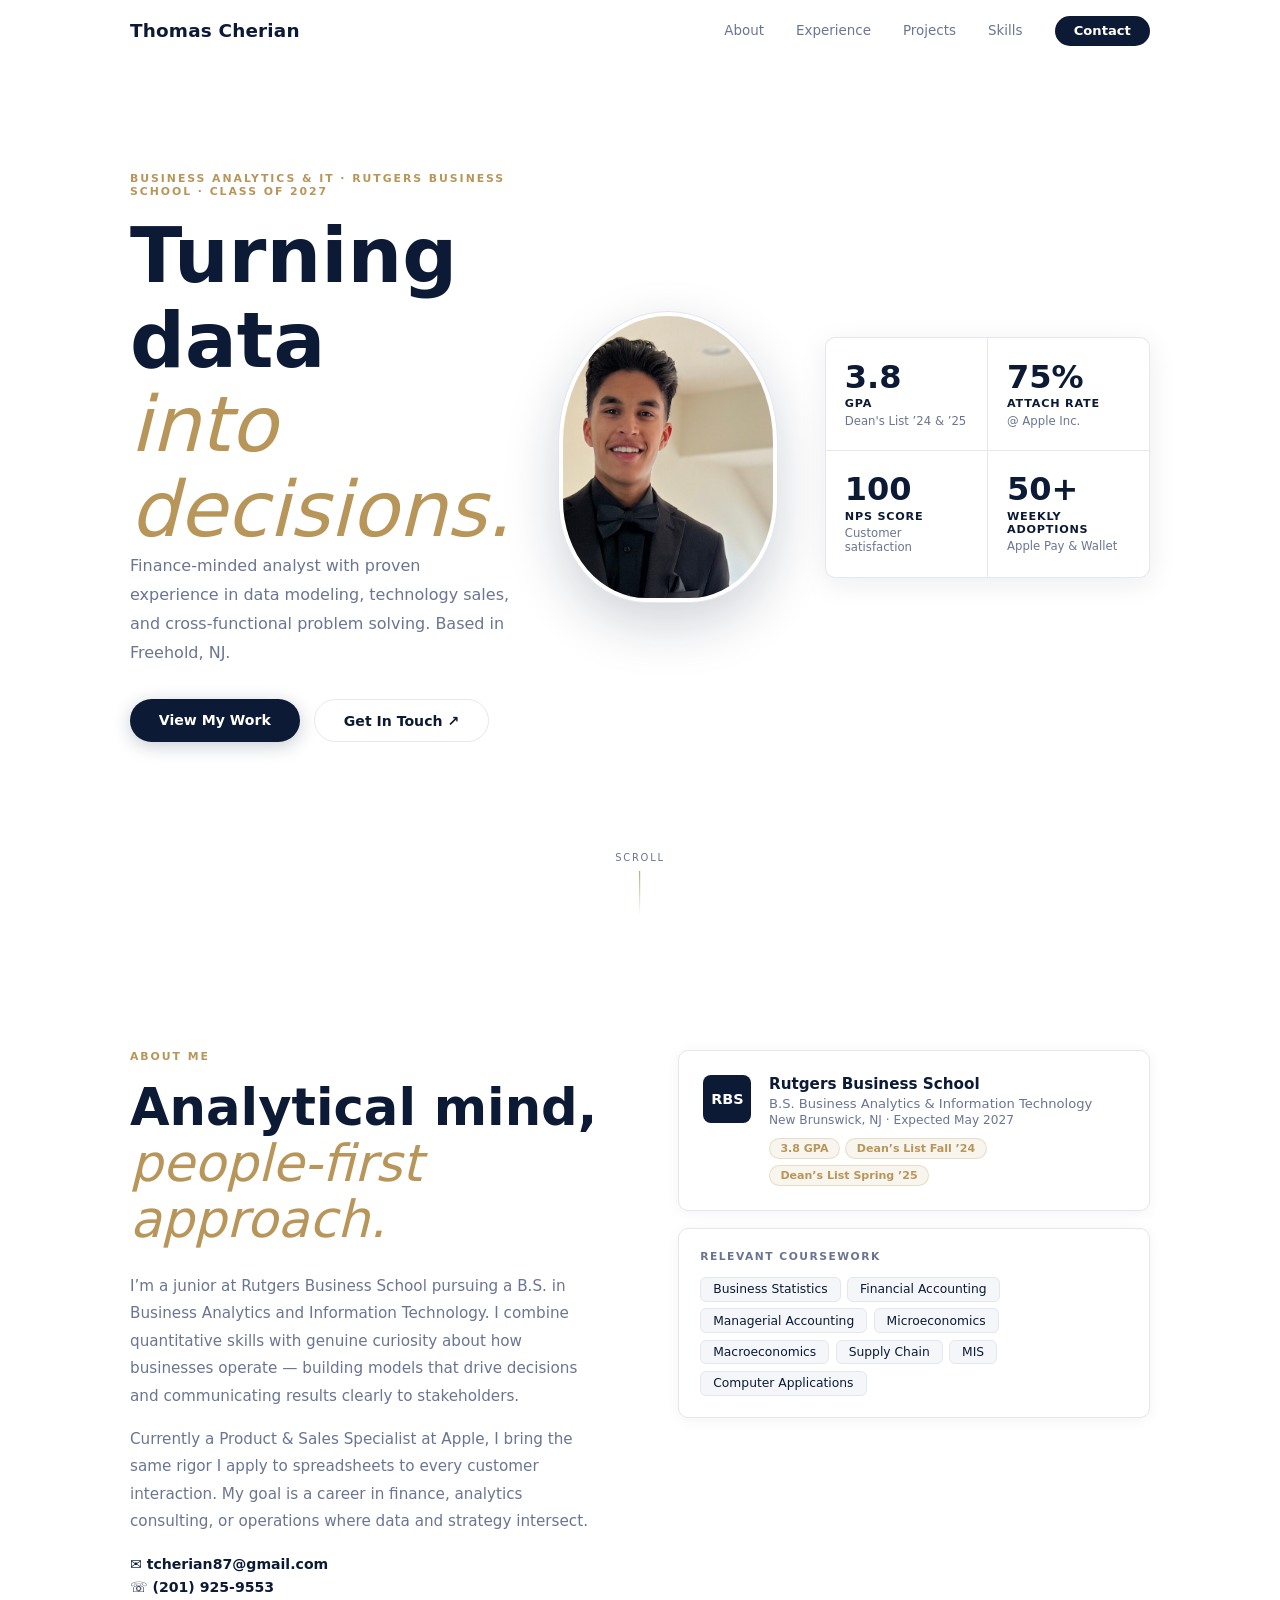
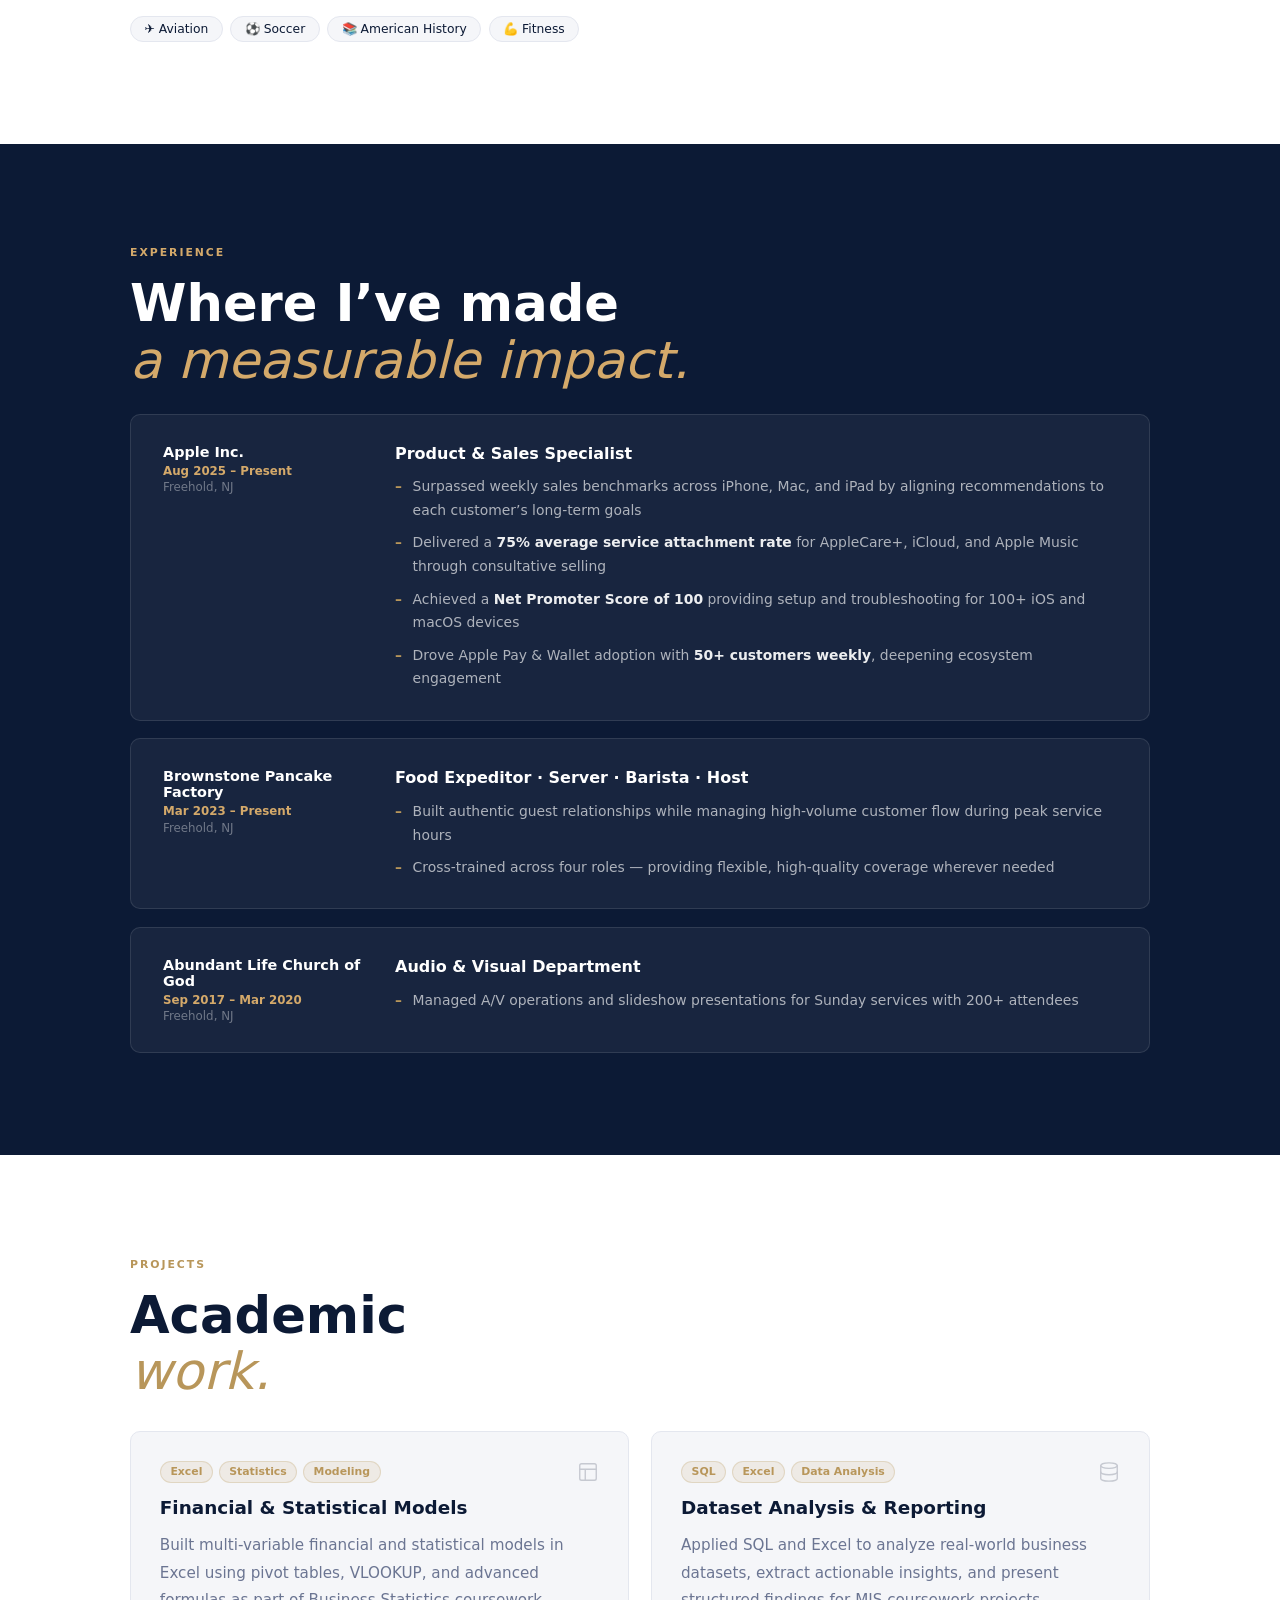
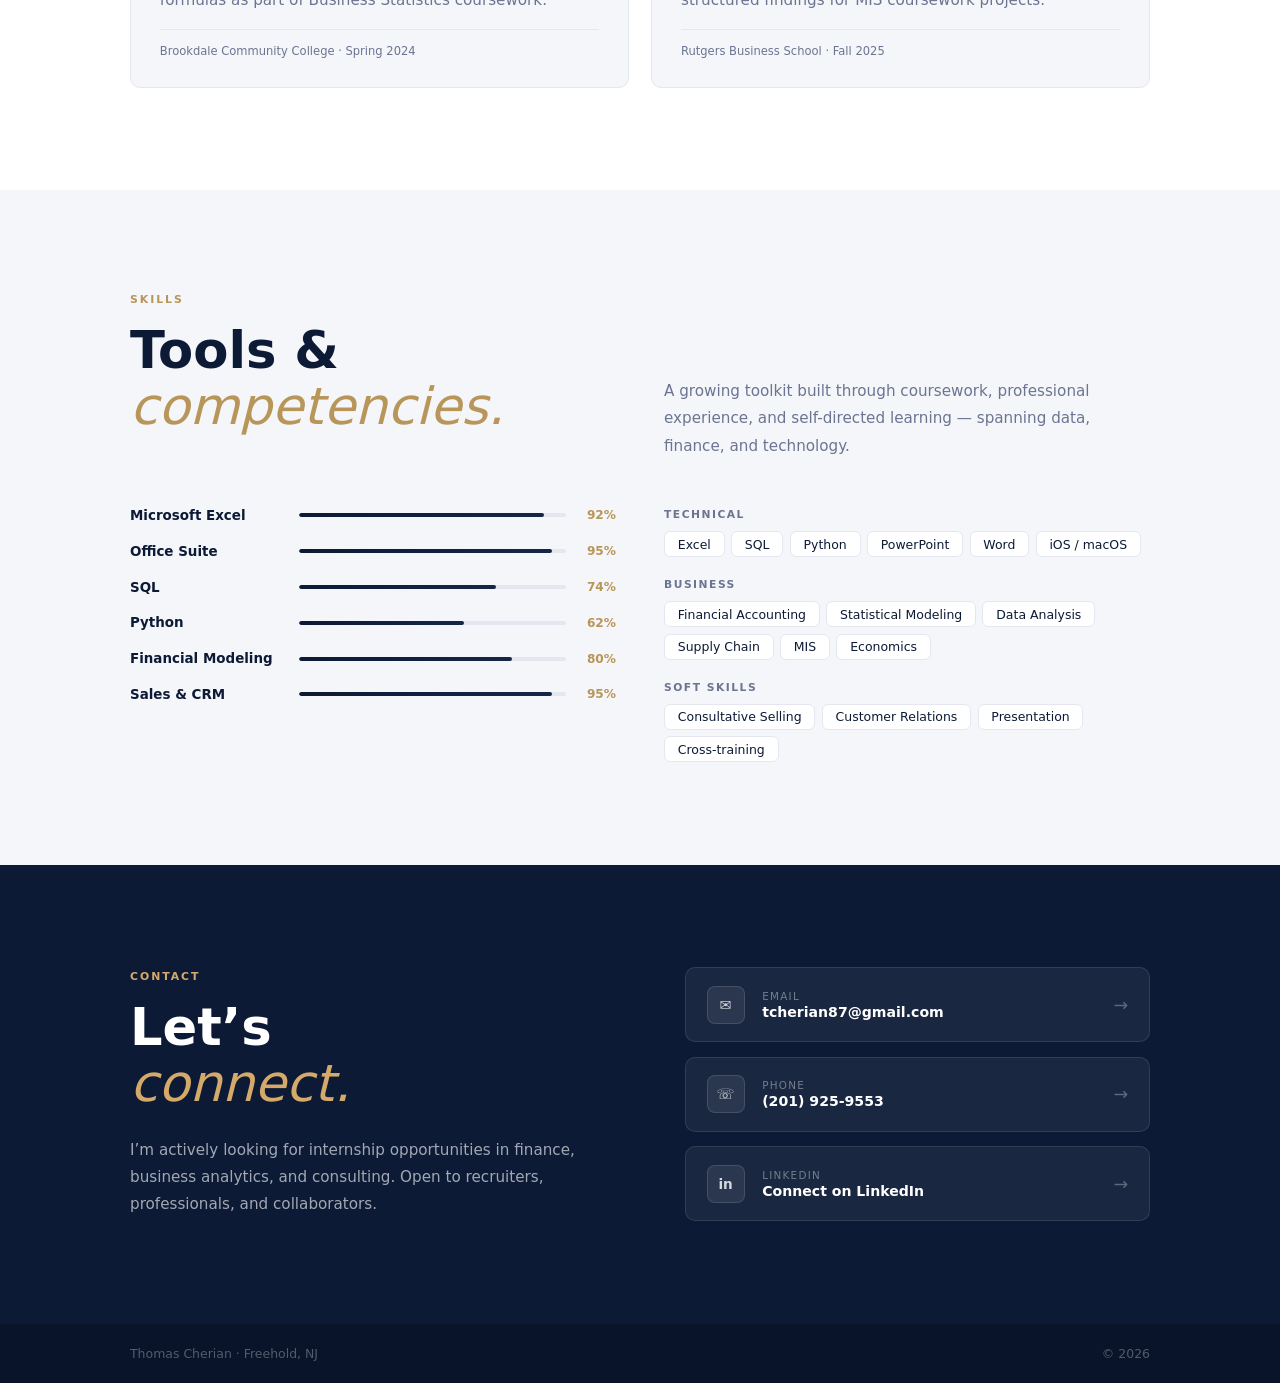
<file: index.html>
<!DOCTYPE html>
<html lang="en">
<head>
  <meta charset="UTF-8" />
  <meta name="viewport" content="width=device-width, initial-scale=1.0" />
  <meta name="description" content="Thomas Cherian — Business Analytics & IT student at Rutgers Business School" />
  <title>Thomas Cherian</title>
  <link rel="stylesheet" href="styles.css" />
</head>
<body>

  <!-- ═══ NAV ═══ -->
  <header id="hdr">
    <div class="hdr-inner">
      <a href="#" class="logo">Thomas Cherian</a>
      <nav class="dnav">
        <a href="#about">About</a>
        <a href="#exp">Experience</a>
        <a href="#proj">Projects</a>
        <a href="#skills">Skills</a>
        <a href="#contact" class="nbtn">Contact</a>
      </nav>
      <button class="brg" id="brg" aria-label="Toggle menu">
        <span></span><span></span><span></span>
      </button>
    </div>
    <div class="mnav" id="mnav">
      <a href="#about">About</a>
      <a href="#exp">Experience</a>
      <a href="#proj">Projects</a>
      <a href="#skills">Skills</a>
      <a href="#contact">Contact</a>
    </div>
  </header>

  <!-- ═══ HERO ═══ -->
  <section id="hero">
    <div class="hero-grid">

      <div class="hero-text">
        <span class="eyebrow fi">Business Analytics &amp; IT &middot; Rutgers Business School &middot; Class of 2027</span>
        <h1 class="fi a1">Turning data<br><em>into decisions.</em></h1>
        <p class="hero-desc fi a2">Finance-minded analyst with proven experience in data modeling, technology sales, and cross-functional problem solving. Based in Freehold, NJ.</p>
        <div class="hero-acts fi a3">
          <a href="#exp" class="btn-solid">View My Work</a>
          <a href="#contact" class="btn-outl">Get In Touch &nearr;</a>
        </div>
      </div>

      <div class="hero-photo fi a1">
        <div class="pframe">
          <img src="thomas.jpg" alt="Thomas Cherian" />
        </div>
      </div>

      <div class="hero-kpis fi a2">
        <div class="kgrid">
          <div class="kpi">
            <div class="kn">3.8</div>
            <div class="kl">GPA</div>
            <div class="km">Dean's List &rsquo;24 &amp; &rsquo;25</div>
          </div>
          <div class="kpi">
            <div class="kn">75%</div>
            <div class="kl">Attach Rate</div>
            <div class="km">@ Apple Inc.</div>
          </div>
          <div class="kpi">
            <div class="kn">100</div>
            <div class="kl">NPS Score</div>
            <div class="km">Customer satisfaction</div>
          </div>
          <div class="kpi">
            <div class="kn">50+</div>
            <div class="kl">Weekly Adoptions</div>
            <div class="km">Apple Pay &amp; Wallet</div>
          </div>
        </div>
      </div>

    </div>
    <div class="scrl">
      <span>Scroll</span>
      <div class="sbar"></div>
    </div>
  </section>

  <!-- ═══ ABOUT ═══ -->
  <section id="about">
    <div class="container">
      <div class="two-col">

        <div class="fu">
          <span class="eyebrow">About Me</span>
          <h2>Analytical mind,<br><em>people-first approach.</em></h2>
          <p>I&rsquo;m a junior at Rutgers Business School pursuing a B.S. in Business Analytics and Information Technology. I combine quantitative skills with genuine curiosity about how businesses operate &mdash; building models that drive decisions and communicating results clearly to stakeholders.</p>
          <p>Currently a Product &amp; Sales Specialist at Apple, I bring the same rigor I apply to spreadsheets to every customer interaction. My goal is a career in finance, analytics consulting, or operations where data and strategy intersect.</p>
          <div class="about-links">
            <a href="mailto:tcherian87@gmail.com">&#9993; tcherian87@gmail.com</a>
            <a href="tel:2019259553">&#9743; (201) 925-9553</a>
          </div>
          <div class="itags">
            <span>&#9992; Aviation</span>
            <span>&#9917; Soccer</span>
            <span>&#128218; American History</span>
            <span>&#128170; Fitness</span>
          </div>
        </div>

        <div class="fu fd1">
          <div class="edu-card">
            <div class="edu-badge">RBS</div>
            <div class="edu-info">
              <div class="edu-nm">Rutgers Business School</div>
              <div class="edu-dg">B.S. Business Analytics &amp; Information Technology</div>
              <div class="edu-lc">New Brunswick, NJ &middot; Expected May 2027</div>
              <div class="edu-ps">
                <span>3.8 GPA</span>
                <span>Dean&rsquo;s List Fall &rsquo;24</span>
                <span>Dean&rsquo;s List Spring &rsquo;25</span>
              </div>
            </div>
          </div>
          <div class="cwbox">
            <div class="cwh">Relevant Coursework</div>
            <div class="cwps">
              <span>Business Statistics</span>
              <span>Financial Accounting</span>
              <span>Managerial Accounting</span>
              <span>Microeconomics</span>
              <span>Macroeconomics</span>
              <span>Supply Chain</span>
              <span>MIS</span>
              <span>Computer Applications</span>
            </div>
          </div>
        </div>

      </div>
    </div>
  </section>

  <!-- ═══ EXPERIENCE ═══ -->
  <section id="exp" class="dark">
    <div class="container">
      <span class="eyebrow lt">Experience</span>
      <h2 class="lh2">Where I&rsquo;ve made<br><em>a measurable impact.</em></h2>
      <div class="expstack">

        <article class="expc fu">
          <div class="exp-meta">
            <div class="eco">Apple Inc.</div>
            <div class="edt">Aug 2025 &ndash; Present</div>
            <div class="elc">Freehold, NJ</div>
          </div>
          <div class="exp-body">
            <div class="erl">Product &amp; Sales Specialist</div>
            <ul class="eul">
              <li>Surpassed weekly sales benchmarks across iPhone, Mac, and iPad by aligning recommendations to each customer&rsquo;s long-term goals</li>
              <li>Delivered a <strong>75% average service attachment rate</strong> for AppleCare+, iCloud, and Apple Music through consultative selling</li>
              <li>Achieved a <strong>Net Promoter Score of 100</strong> providing setup and troubleshooting for 100+ iOS and macOS devices</li>
              <li>Drove Apple Pay &amp; Wallet adoption with <strong>50+ customers weekly</strong>, deepening ecosystem engagement</li>
            </ul>
          </div>
        </article>

        <article class="expc fu fd1">
          <div class="exp-meta">
            <div class="eco">Brownstone Pancake Factory</div>
            <div class="edt">Mar 2023 &ndash; Present</div>
            <div class="elc">Freehold, NJ</div>
          </div>
          <div class="exp-body">
            <div class="erl">Food Expeditor &middot; Server &middot; Barista &middot; Host</div>
            <ul class="eul">
              <li>Built authentic guest relationships while managing high-volume customer flow during peak service hours</li>
              <li>Cross-trained across four roles &mdash; providing flexible, high-quality coverage wherever needed</li>
            </ul>
          </div>
        </article>

        <article class="expc fu fd2">
          <div class="exp-meta">
            <div class="eco">Abundant Life Church of God</div>
            <div class="edt">Sep 2017 &ndash; Mar 2020</div>
            <div class="elc">Freehold, NJ</div>
          </div>
          <div class="exp-body">
            <div class="erl">Audio &amp; Visual Department</div>
            <ul class="eul">
              <li>Managed A/V operations and slideshow presentations for Sunday services with 200+ attendees</li>
            </ul>
          </div>
        </article>

      </div>
    </div>
  </section>

  <!-- ═══ PROJECTS ═══ -->
  <section id="proj">
    <div class="container">
      <span class="eyebrow">Projects</span>
      <h2>Academic<br><em>work.</em></h2>
      <div class="prow">

        <div class="pc fu">
          <div class="ptop">
            <div class="ptags"><span>Excel</span><span>Statistics</span><span>Modeling</span></div>
            <svg class="pico" width="22" height="22" viewBox="0 0 24 24" fill="none" stroke="currentColor" stroke-width="1.5" stroke-linecap="round"><rect x="3" y="3" width="18" height="18" rx="2"/><path d="M3 9h18M9 21V9"/></svg>
          </div>
          <h3>Financial &amp; Statistical Models</h3>
          <p>Built multi-variable financial and statistical models in Excel using pivot tables, VLOOKUP, and advanced formulas as part of Business Statistics coursework.</p>
          <div class="pftr">Brookdale Community College &middot; Spring 2024</div>
        </div>

        <div class="pc fu fd1">
          <div class="ptop">
            <div class="ptags"><span>SQL</span><span>Excel</span><span>Data Analysis</span></div>
            <svg class="pico" width="22" height="22" viewBox="0 0 24 24" fill="none" stroke="currentColor" stroke-width="1.5" stroke-linecap="round"><ellipse cx="12" cy="5" rx="9" ry="3"/><path d="M3 5v14c0 1.66 4.03 3 9 3s9-1.34 9-3V5"/><path d="M3 12c0 1.66 4.03 3 9 3s9-1.34 9-3"/></svg>
          </div>
          <h3>Dataset Analysis &amp; Reporting</h3>
          <p>Applied SQL and Excel to analyze real-world business datasets, extract actionable insights, and present structured findings for MIS coursework projects.</p>
          <div class="pftr">Rutgers Business School &middot; Fall 2025</div>
        </div>

      </div>
    </div>
  </section>

  <!-- ═══ SKILLS ═══ -->
  <section id="skills" class="off-bg">
    <div class="container">
      <div class="sk-top">
        <div class="fu">
          <span class="eyebrow">Skills</span>
          <h2>Tools &amp;<br><em>competencies.</em></h2>
        </div>
        <p class="fu fd1 sk-intro">A growing toolkit built through coursework, professional experience, and self-directed learning &mdash; spanning data, finance, and technology.</p>
      </div>
      <div class="sk-body">
        <div class="barcol fu" id="barcol">
          <div class="srow"><span class="snm">Microsoft Excel</span><div class="strk"><div class="sfil" data-w="92"></div></div><span class="spct">92%</span></div>
          <div class="srow"><span class="snm">Office Suite</span><div class="strk"><div class="sfil" data-w="95"></div></div><span class="spct">95%</span></div>
          <div class="srow"><span class="snm">SQL</span><div class="strk"><div class="sfil" data-w="74"></div></div><span class="spct">74%</span></div>
          <div class="srow"><span class="snm">Python</span><div class="strk"><div class="sfil" data-w="62"></div></div><span class="spct">62%</span></div>
          <div class="srow"><span class="snm">Financial Modeling</span><div class="strk"><div class="sfil" data-w="80"></div></div><span class="spct">80%</span></div>
          <div class="srow"><span class="snm">Sales &amp; CRM</span><div class="strk"><div class="sfil" data-w="95"></div></div><span class="spct">95%</span></div>
        </div>
        <div class="chipcol fu fd1">
          <div class="chgrp">
            <div class="chh">Technical</div>
            <div class="chs"><span>Excel</span><span>SQL</span><span>Python</span><span>PowerPoint</span><span>Word</span><span>iOS / macOS</span></div>
          </div>
          <div class="chgrp">
            <div class="chh">Business</div>
            <div class="chs"><span>Financial Accounting</span><span>Statistical Modeling</span><span>Data Analysis</span><span>Supply Chain</span><span>MIS</span><span>Economics</span></div>
          </div>
          <div class="chgrp">
            <div class="chh">Soft Skills</div>
            <div class="chs"><span>Consultative Selling</span><span>Customer Relations</span><span>Presentation</span><span>Cross-training</span></div>
          </div>
        </div>
      </div>
    </div>
  </section>

  <!-- ═══ CONTACT ═══ -->
  <section id="contact" class="dark">
    <div class="container">
      <div class="ctwrap">
        <div class="fu">
          <span class="eyebrow lt">Contact</span>
          <h2 class="lh2">Let&rsquo;s<br><em>connect.</em></h2>
          <p class="lp">I&rsquo;m actively looking for internship opportunities in finance, business analytics, and consulting. Open to recruiters, professionals, and collaborators.</p>
        </div>
        <div class="ctcards fu fd1">
          <a href="mailto:tcherian87@gmail.com" class="ctc">
            <div class="ctcico">&#9993;</div>
            <div class="ctcbody">
              <span class="ctclbl">Email</span>
              <span class="ctcval">tcherian87@gmail.com</span>
            </div>
            <span class="ctcarr">&rarr;</span>
          </a>
          <a href="tel:2019259553" class="ctc">
            <div class="ctcico">&#9743;</div>
            <div class="ctcbody">
              <span class="ctclbl">Phone</span>
              <span class="ctcval">(201) 925-9553</span>
            </div>
            <span class="ctcarr">&rarr;</span>
          </a>
          <a href="https://linkedin.com/in/thomascherian" target="_blank" rel="noopener" class="ctc">
            <div class="ctcico" style="font-weight:700;font-size:.85rem">in</div>
            <div class="ctcbody">
              <span class="ctclbl">LinkedIn</span>
              <span class="ctcval">Connect on LinkedIn</span>
            </div>
            <span class="ctcarr">&rarr;</span>
          </a>
        </div>
      </div>
    </div>
  </section>

  <footer>
    <div class="container foot">
      <span>Thomas Cherian &middot; Freehold, NJ</span>
      <span>&copy; 2026</span>
    </div>
  </footer>

  <script src="main.js"></script>
</body>
</html>
</file>
<file: styles.css>
/* =====================================================
   THOMAS CHERIAN — PORTFOLIO
   No external dependencies. Works on GitHub Pages.
===================================================== */

/* ── RESET ── */
*, *::before, *::after { box-sizing: border-box; margin: 0; padding: 0; }
html { scroll-behavior: smooth; font-size: 16px; }
body {
  font-family: 'Segoe UI', system-ui, -apple-system, sans-serif;
  color: #1a1f2e;
  background: #fff;
  -webkit-font-smoothing: antialiased;
  overflow-x: hidden;
}

/* ── DESIGN TOKENS ── */
:root {
  --navy:   #0c1a35;
  --navy2:  #162647;
  --gold:   #b8965a;
  --gold2:  #d4a96a;
  --off:    #f5f6f9;
  --border: #e4e7ef;
  --muted:  #6b7592;
  --r:      10px;
  --max:    1100px;
  --pad:    clamp(1.5rem, 5vw, 2.5rem);
  --sec:    clamp(4.5rem, 8vw, 7rem);
}

/* ── TYPOGRAPHY ── */
h1, h2, h3 { line-height: 1.1; font-weight: 700; }
h1 { font-size: clamp(2.6rem, 6vw, 5rem); color: var(--navy); }
h1 em { font-style: italic; font-weight: 400; color: var(--gold); }
h2 { font-size: clamp(1.9rem, 4vw, 3.2rem); color: var(--navy); margin-bottom: 1.6rem; }
h2 em { font-style: italic; font-weight: 400; color: var(--gold); }
h3 { font-size: 1.15rem; color: var(--navy); margin-bottom: .5rem; }
p { font-size: .95rem; line-height: 1.8; color: var(--muted); margin-bottom: 1rem; }
p:last-child { margin-bottom: 0; }
strong { color: var(--navy); font-weight: 600; }
a { text-decoration: none; color: inherit; }

/* ── LAYOUT HELPERS ── */
.container { max-width: var(--max); margin: 0 auto; padding: 0 var(--pad); }
section { padding: var(--sec) 0; }
.off-bg { background: var(--off); }
.dark { background: var(--navy); }

/* ── EYEBROW LABEL ── */
.eyebrow {
  display: block;
  font-size: .68rem; font-weight: 700;
  letter-spacing: .18em; text-transform: uppercase;
  color: var(--gold); margin-bottom: 1rem;
}
.eyebrow.lt { color: var(--gold2); }

/* ── ANIMATIONS ── */
/* Fade-in on load (hero elements) */
.fi { opacity: 0; transform: translateY(18px); animation: fadeUp .65s ease forwards; }
.a1 { animation-delay: .1s; }
.a2 { animation-delay: .2s; }
.a3 { animation-delay: .32s; }
@keyframes fadeUp { to { opacity: 1; transform: none; } }

/* Scroll reveal */
.fu { opacity: 0; transform: translateY(28px); transition: opacity .6s ease, transform .6s ease; }
.fu.on { opacity: 1; transform: none; }
.fd1 { transition-delay: .12s; }
.fd2 { transition-delay: .22s; }

/* ── NAV ── */
#hdr {
  position: fixed; top: 0; left: 0; right: 0; z-index: 200;
  background: rgba(255, 255, 255, .93);
  backdrop-filter: blur(16px);
  -webkit-backdrop-filter: blur(16px);
  border-bottom: 1px solid transparent;
  transition: border-color .3s, box-shadow .3s;
}
#hdr.stuck { border-color: var(--border); box-shadow: 0 2px 20px rgba(12,26,53,.08); }
.hdr-inner {
  max-width: var(--max); margin: 0 auto;
  padding: 1rem var(--pad);
  display: flex; align-items: center; justify-content: space-between;
}
.logo { font-size: 1.15rem; font-weight: 700; color: var(--navy); letter-spacing: .01em; }
.dnav { display: flex; align-items: center; gap: 2rem; }
.dnav a { font-size: .84rem; color: var(--muted); transition: color .2s; }
.dnav a:hover { color: var(--navy); }
.nbtn {
  background: var(--navy) !important; color: #fff !important;
  padding: .46rem 1.2rem; border-radius: 50px;
  font-weight: 600; font-size: .82rem !important;
  transition: background .2s, transform .2s !important;
}
.nbtn:hover { background: var(--navy2) !important; transform: translateY(-1px); }

/* Burger */
.brg {
  display: none; flex-direction: column; gap: 5px;
  background: none; border: none; cursor: pointer; padding: 4px;
}
.brg span { display: block; width: 22px; height: 2px; background: var(--navy); border-radius: 2px; transition: .28s; }
.brg.open span:nth-child(1) { transform: translateY(7px) rotate(45deg); }
.brg.open span:nth-child(2) { opacity: 0; }
.brg.open span:nth-child(3) { transform: translateY(-7px) rotate(-45deg); }

/* Mobile nav */
.mnav { display: none; flex-direction: column; background: #fff; border-top: 1px solid var(--border); padding: 1rem var(--pad) 1.5rem; }
.mnav.open { display: flex; }
.mnav a { padding: .8rem 0; font-size: 1rem; color: var(--navy); border-bottom: 1px solid var(--border); font-weight: 500; }
.mnav a:last-child { border: none; }

@media (max-width: 680px) {
  .dnav { display: none; }
  .brg { display: flex; }
}

/* ── HERO ── */
#hero {
  min-height: 100svh;
  display: flex; flex-direction: column; justify-content: center;
  padding-top: 70px;
  position: relative;
}
.hero-grid {
  max-width: var(--max); margin: 0 auto;
  padding: var(--sec) var(--pad);
  display: grid;
  grid-template-columns: 1.1fr .62fr 1fr;
  gap: 3rem;
  align-items: center;
}
.hero-desc { font-size: 1rem; max-width: 420px; margin-bottom: 2rem; }
.hero-acts { display: flex; gap: .9rem; flex-wrap: wrap; }

.btn-solid {
  background: var(--navy); color: #fff;
  padding: .78rem 1.8rem; border-radius: 50px;
  font-size: .88rem; font-weight: 600;
  box-shadow: 0 4px 18px rgba(12,26,53,.22);
  transition: background .2s, transform .2s;
}
.btn-solid:hover { background: var(--navy2); transform: translateY(-2px); }

.btn-outl {
  border: 1.5px solid var(--border); color: var(--navy);
  padding: .78rem 1.8rem; border-radius: 50px;
  font-size: .88rem; font-weight: 600;
  display: inline-flex; align-items: center; gap: .4rem;
  transition: border-color .2s, background .2s, transform .2s;
}
.btn-outl:hover { border-color: var(--navy); background: var(--off); transform: translateY(-2px); }

/* Photo */
.hero-photo { display: flex; justify-content: center; }
.pframe {
  width: clamp(160px, 17vw, 240px);
  aspect-ratio: 3 / 4;
  border-radius: 50% 50% 40% 40% / 45% 45% 35% 35%;
  overflow: hidden;
  box-shadow: 0 20px 55px rgba(12,26,53,.2);
  border: 4px solid #fff;
  outline: 1px solid var(--border);
}
.pframe img { width: 100%; height: 100%; object-fit: cover; object-position: center top; display: block; }

/* KPI grid */
.kgrid {
  display: grid; grid-template-columns: 1fr 1fr; gap: 1px;
  background: var(--border); border: 1px solid var(--border);
  border-radius: var(--r); overflow: hidden;
  box-shadow: 0 6px 28px rgba(12,26,53,.08);
}
.kpi { background: #fff; padding: 1.4rem 1.2rem; transition: background .2s; }
.kpi:hover { background: var(--off); }
.kn { font-size: 2rem; font-weight: 700; color: var(--navy); line-height: 1; margin-bottom: .3rem; }
.kl { font-size: .7rem; font-weight: 700; letter-spacing: .07em; text-transform: uppercase; color: var(--navy); margin-bottom: .2rem; }
.km { font-size: .73rem; color: var(--muted); }

/* Scroll cue */
.scrl {
  position: absolute; bottom: 2rem; left: 50%; transform: translateX(-50%);
  display: flex; flex-direction: column; align-items: center; gap: .5rem;
}
.scrl span { font-size: .62rem; letter-spacing: .18em; text-transform: uppercase; color: var(--muted); }
.sbar {
  width: 1px; height: 44px;
  background: linear-gradient(to bottom, var(--gold), transparent);
  animation: sbAnim 1.8s ease-in-out infinite;
}
@keyframes sbAnim {
  0%, 100% { transform: scaleY(.4); transform-origin: top; opacity: .4; }
  50%       { transform: scaleY(1); opacity: 1; }
}

@media (max-width: 920px) {
  .hero-grid { grid-template-columns: 1fr; gap: 2.5rem; padding-top: 2rem; }
  .hero-photo { order: -1; }
  .pframe { width: clamp(120px, 34vw, 180px); }
  .scrl { display: none; }
}

/* ── ABOUT ── */
.two-col { display: grid; grid-template-columns: 1fr 1fr; gap: clamp(2rem, 6vw, 5rem); align-items: start; }
.about-links { display: flex; flex-direction: column; gap: .45rem; margin: 1.3rem 0; }
.about-links a { font-size: .88rem; color: var(--navy); font-weight: 600; transition: color .2s; }
.about-links a:hover { color: var(--gold); }
.itags { display: flex; flex-wrap: wrap; gap: .45rem; }
.itags span { background: var(--off); border: 1px solid var(--border); font-size: .77rem; padding: .3rem .85rem; border-radius: 50px; color: var(--navy); }

.edu-card {
  background: #fff; border: 1px solid var(--border); border-radius: var(--r);
  padding: 1.5rem; display: flex; gap: 1.1rem; align-items: flex-start;
  margin-bottom: 1.1rem;
  box-shadow: 0 2px 14px rgba(12,26,53,.05);
}
.edu-badge {
  width: 48px; height: 48px; border-radius: 8px;
  background: var(--navy); color: #fff;
  font-size: .9rem; font-weight: 700;
  display: flex; align-items: center; justify-content: center; flex-shrink: 0;
}
.edu-nm { font-size: .95rem; font-weight: 700; color: var(--navy); margin-bottom: .2rem; }
.edu-dg { font-size: .82rem; color: var(--muted); margin-bottom: .15rem; }
.edu-lc { font-size: .76rem; color: var(--muted); margin-bottom: .65rem; }
.edu-ps { display: flex; flex-wrap: wrap; gap: .35rem; }
.edu-ps span { font-size: .69rem; font-weight: 600; background: rgba(184,150,90,.1); color: var(--gold); border: 1px solid rgba(184,150,90,.25); padding: .2rem .65rem; border-radius: 50px; }

.cwbox { background: #fff; border: 1px solid var(--border); border-radius: var(--r); padding: 1.3rem; box-shadow: 0 2px 14px rgba(12,26,53,.05); }
.cwh { font-size: .67rem; font-weight: 700; letter-spacing: .14em; text-transform: uppercase; color: var(--muted); margin-bottom: .85rem; }
.cwps { display: flex; flex-wrap: wrap; gap: .4rem; }
.cwps span { font-size: .77rem; background: var(--off); border: 1px solid var(--border); color: var(--navy); padding: .28rem .75rem; border-radius: 6px; }

@media (max-width: 760px) { .two-col { grid-template-columns: 1fr; } }

/* ── EXPERIENCE ── */
.lh2 { color: #fff; }
.lh2 em { color: var(--gold2); font-style: italic; font-weight: 400; }
.lp { color: rgba(255,255,255,.62); font-size: .95rem; line-height: 1.78; }

.expstack { display: flex; flex-direction: column; gap: 1.1rem; }
.expc {
  display: grid; grid-template-columns: 200px 1fr; gap: 2rem;
  background: rgba(255,255,255,.05); border: 1px solid rgba(255,255,255,.1);
  border-radius: var(--r); padding: 1.8rem 2rem;
  transition: background .25s, transform .25s;
}
.expc:hover { background: rgba(255,255,255,.09); transform: translateX(4px); }
.eco { font-size: .9rem; font-weight: 700; color: #fff; margin-bottom: .25rem; }
.edt { font-size: .74rem; color: var(--gold2); font-weight: 600; margin-bottom: .15rem; }
.elc { font-size: .74rem; color: rgba(255,255,255,.38); }
.erl { font-size: 1rem; font-weight: 700; color: #fff; margin-bottom: .8rem; }
.eul { list-style: none; display: flex; flex-direction: column; gap: .55rem; }
.eul li { font-size: .87rem; color: rgba(255,255,255,.65); padding-left: 1.1rem; position: relative; line-height: 1.7; }
.eul li::before { content: "–"; position: absolute; left: 0; color: var(--gold); font-weight: 700; }
.eul strong { color: rgba(255,255,255,.92); font-weight: 600; }

@media (max-width: 700px) {
  .expc { grid-template-columns: 1fr; gap: .7rem; padding: 1.4rem; }
}

/* ── PROJECTS ── */
.prow { display: grid; grid-template-columns: 1fr 1fr; gap: 1.4rem; margin-top: 2rem; }
.pc {
  background: var(--off); border: 1px solid var(--border); border-radius: var(--r);
  padding: 1.8rem; display: flex; flex-direction: column; gap: .9rem;
  transition: box-shadow .25s, transform .25s;
}
.pc:hover { box-shadow: 0 10px 36px rgba(12,26,53,.1); transform: translateY(-4px); }
.ptop { display: flex; justify-content: space-between; align-items: flex-start; }
.ptags { display: flex; flex-wrap: wrap; gap: .35rem; }
.ptags span { font-size: .68rem; font-weight: 700; background: rgba(184,150,90,.12); color: var(--gold); border: 1px solid rgba(184,150,90,.25); padding: .2rem .6rem; border-radius: 50px; }
.pico { color: var(--navy); opacity: .2; }
.pc h3 { margin-bottom: 0; }
.pc p  { margin-bottom: 0; }
.pftr { font-size: .72rem; color: var(--muted); margin-top: auto; padding-top: .9rem; border-top: 1px solid var(--border); }

@media (max-width: 640px) { .prow { grid-template-columns: 1fr; } }

/* ── SKILLS ── */
.sk-top { display: grid; grid-template-columns: 1fr 1fr; gap: 3rem; align-items: end; margin-bottom: 3rem; }
.sk-intro { padding-top: .5rem; }
.sk-body { display: grid; grid-template-columns: 1fr 1fr; gap: 3rem; }

.barcol { display: flex; flex-direction: column; gap: 1.3rem; }
.srow { display: flex; align-items: center; gap: .9rem; }
.snm { font-size: .84rem; font-weight: 600; color: var(--navy); width: 155px; flex-shrink: 0; }
.strk { flex: 1; height: 4px; background: var(--border); border-radius: 4px; overflow: hidden; }
.sfil { height: 100%; background: linear-gradient(90deg, var(--navy), var(--navy2)); border-radius: 4px; width: 0; transition: width 1.1s cubic-bezier(.4,0,.2,1); }
.spct { font-size: .76rem; font-weight: 700; color: var(--gold); width: 36px; text-align: right; flex-shrink: 0; }

.chipcol { display: flex; flex-direction: column; gap: 1.3rem; }
.chgrp { }
.chh { font-size: .67rem; font-weight: 700; letter-spacing: .14em; text-transform: uppercase; color: var(--muted); margin-bottom: .65rem; }
.chs { display: flex; flex-wrap: wrap; gap: .4rem; }
.chs span { font-size: .78rem; background: #fff; border: 1px solid var(--border); color: var(--navy); padding: .28rem .8rem; border-radius: 6px; }

@media (max-width: 760px) {
  .sk-top { grid-template-columns: 1fr; gap: 1rem; margin-bottom: 2rem; }
  .sk-body { grid-template-columns: 1fr; }
  .snm { width: 120px; }
}

/* ── CONTACT ── */
.ctwrap { display: grid; grid-template-columns: 1fr 1fr; gap: clamp(2rem, 7vw, 6rem); align-items: center; }
.ctcards { display: flex; flex-direction: column; gap: .9rem; }
.ctc {
  display: flex; align-items: center; gap: 1.1rem;
  background: rgba(255,255,255,.06); border: 1px solid rgba(255,255,255,.1);
  border-radius: var(--r); padding: 1.1rem 1.3rem;
  transition: background .2s, transform .2s, border-color .2s;
}
.ctc:hover { background: rgba(255,255,255,.11); border-color: rgba(255,255,255,.2); transform: translateX(5px); }
.ctcico {
  width: 38px; height: 38px; border-radius: 8px;
  background: rgba(255,255,255,.08); border: 1px solid rgba(255,255,255,.12);
  display: flex; align-items: center; justify-content: center;
  color: rgba(255,255,255,.8); flex-shrink: 0; font-size: .9rem;
}
.ctcbody { display: flex; flex-direction: column; gap: .12rem; flex: 1; }
.ctclbl { font-size: .65rem; letter-spacing: .12em; text-transform: uppercase; color: rgba(255,255,255,.4); }
.ctcval { font-size: .88rem; font-weight: 600; color: #fff; }
.ctcarr { color: rgba(255,255,255,.3); font-size: 1.1rem; transition: color .2s, transform .2s; }
.ctc:hover .ctcarr { color: var(--gold2); transform: translateX(3px); }

@media (max-width: 760px) { .ctwrap { grid-template-columns: 1fr; } }

/* ── FOOTER ── */
footer { background: #09142a; padding: 1.4rem 0; }
.foot { display: flex; justify-content: space-between; align-items: center; flex-wrap: wrap; gap: .5rem; }
.foot span { font-size: .78rem; color: rgba(255,255,255,.3); }
</file>
